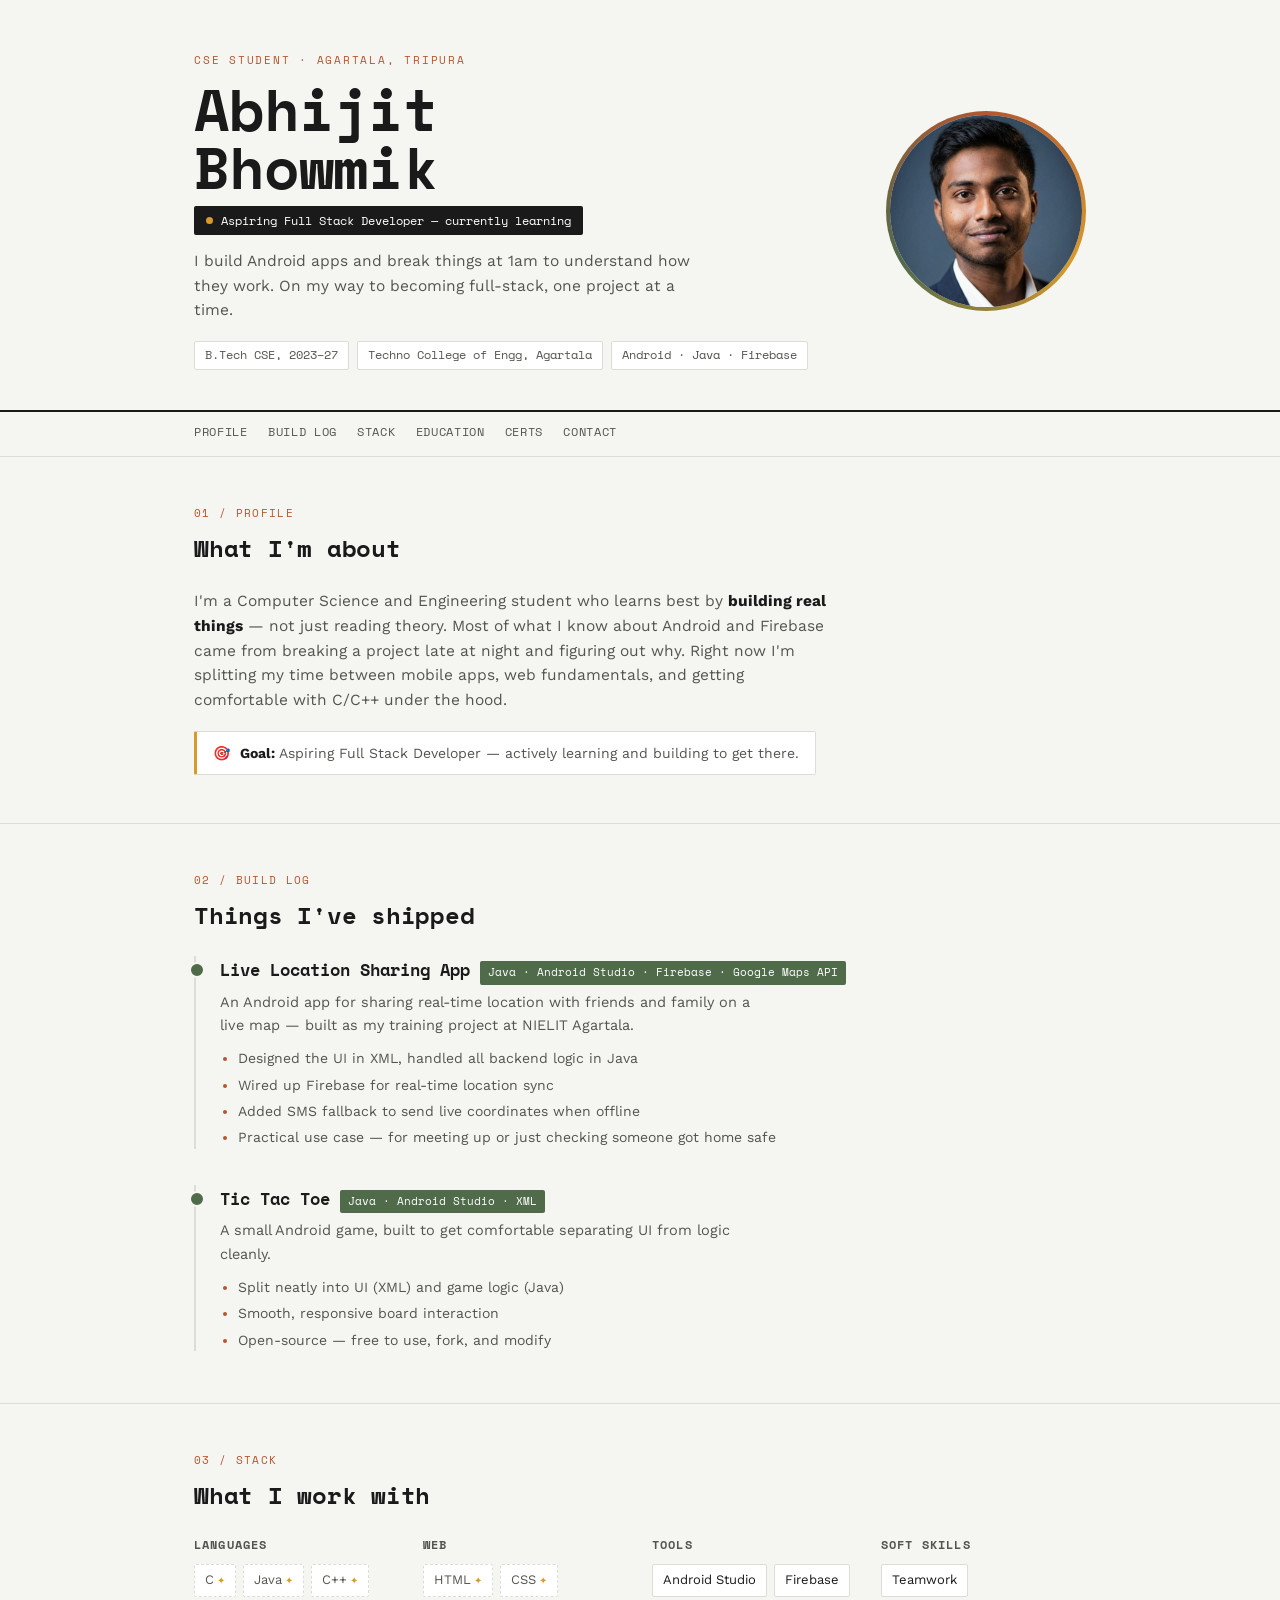
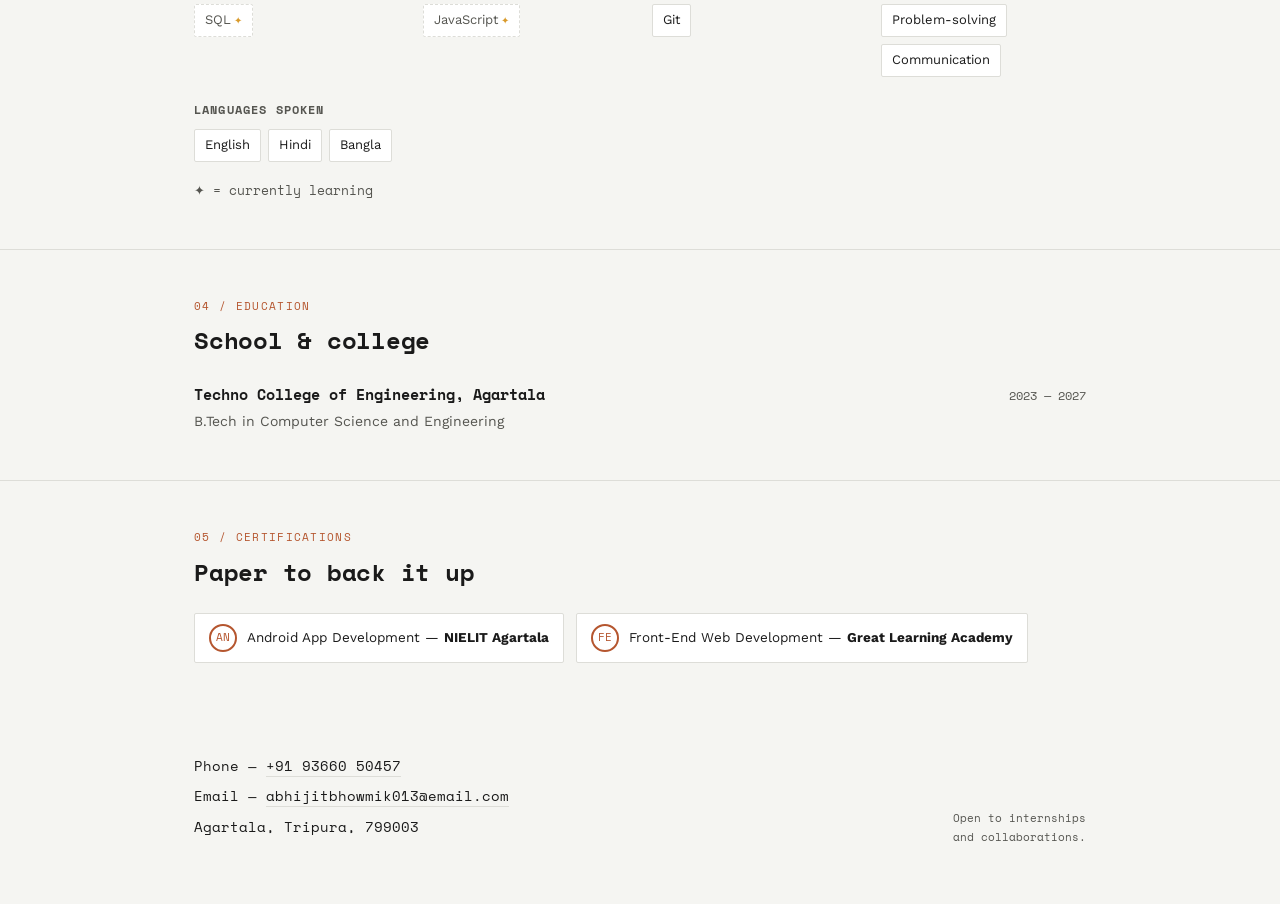
<file: index.html>
<!DOCTYPE html>
<html lang="en">
<head>
<meta charset="UTF-8">
<meta name="viewport" content="width=device-width, initial-scale=1.0">
<title>Abhijit Bhowmik</title>
<link rel="preconnect" href="https://fonts.googleapis.com">
<link href="https://fonts.googleapis.com/css2?family=Space+Mono:wght@400;700&family=Work+Sans:wght@400;500;600&display=swap" rel="stylesheet">
<link rel="stylesheet" href="style.css">
</head>
<body>

<header class="hero">
  <div class="wrap hero-inner">
    <div class="hero-text">
      <p class="eyebrow">CSE student · Agartala, Tripura</p>
      <h1 class="name">Abhijit<br>Bhowmik</h1>
      <div class="role-badge">
        <span class="dot"></span>
        Aspiring Full Stack Developer — currently learning
      </div>
      <p class="role-line">I build Android apps and break things at 1am to understand how they work. On my way to becoming full-stack, one project at a time.</p>
      <div class="meta-row">
        <span>B.Tech CSE, 2023–27</span>
        <span>Techno College of Engg, Agartala</span>
        <span>Android · Java · Firebase</span>
      </div>
    </div>
    <div class="photo-wrap">
      <div class="photo-ring">
        <div class="photo-inner">
          <img src="photo.jpg" alt="Abhijit Bhowmik">
        </div>
      </div>
    </div>
  </div>
</header>

<nav class="toc">
  <div class="wrap">
    <a href="#profile">Profile</a>
    <a href="#log">Build log</a>
    <a href="#stack">Stack</a>
    <a href="#education">Education</a>
    <a href="#certs">Certs</a>
    <a href="#contact">Contact</a>
  </div>
</nav>

<section id="profile">
  <div class="wrap">
    <span class="tag-num">01 / Profile</span>
    <h2>What I'm about</h2>
    <p class="profile-text">I'm a Computer Science and Engineering student who learns best by <strong>building real things</strong> — not just reading theory. Most of what I know about Android and Firebase came from breaking a project late at night and figuring out why. Right now I'm splitting my time between mobile apps, web fundamentals, and getting comfortable with C/C++ under the hood.</p>
    <div class="learning-banner">
      <span>🎯</span>
      <span><strong>Goal:</strong> Aspiring Full Stack Developer — actively learning and building to get there.</span>
    </div>
  </div>
</section>

<section id="log">
  <div class="wrap">
    <span class="tag-num">02 / Build log</span>
    <h2>Things I've shipped</h2>

    <div class="log-entry">
      <div class="log-head">
        <span class="log-title">Live Location Sharing App</span>
        <span class="log-tools">Java · Android Studio · Firebase · Google Maps API</span>
      </div>
      <p class="log-desc">An Android app for sharing real-time location with friends and family on a live map — built as my training project at NIELIT Agartala.</p>
      <ul class="log-bullets">
        <li>Designed the UI in XML, handled all backend logic in Java</li>
        <li>Wired up Firebase for real-time location sync</li>
        <li>Added SMS fallback to send live coordinates when offline</li>
        <li>Practical use case — for meeting up or just checking someone got home safe</li>
      </ul>
    </div>

    <div class="log-entry">
      <div class="log-head">
        <span class="log-title">Tic Tac Toe</span>
        <span class="log-tools">Java · Android Studio · XML</span>
      </div>
      <p class="log-desc">A small Android game, built to get comfortable separating UI from logic cleanly.</p>
      <ul class="log-bullets">
        <li>Split neatly into UI (XML) and game logic (Java)</li>
        <li>Smooth, responsive board interaction</li>
        <li>Open-source — free to use, fork, and modify</li>
      </ul>
    </div>

  </div>
</section>

<section id="stack">
  <div class="wrap">
    <span class="tag-num">03 / Stack</span>
    <h2>What I work with</h2>
    <div class="skill-groups">
      <div class="skill-group">
        <h3>Languages</h3>
        <div class="chip-row">
          <span class="chip learning">C</span>
          <span class="chip learning">Java</span>
          <span class="chip learning">C++</span>
          <span class="chip learning">SQL</span>
        </div>
      </div>
      <div class="skill-group">
        <h3>Web</h3>
        <div class="chip-row">
          <span class="chip learning">HTML</span>
          <span class="chip learning">CSS</span>
          <span class="chip learning">JavaScript</span>
        </div>
      </div>
      <div class="skill-group">
        <h3>Tools</h3>
        <div class="chip-row">
          <span class="chip">Android Studio</span>
          <span class="chip">Firebase</span>
          <span class="chip">Git</span>
        </div>
      </div>
      <div class="skill-group">
        <h3>Soft skills</h3>
        <div class="chip-row">
          <span class="chip">Teamwork</span>
          <span class="chip">Problem-solving</span>
          <span class="chip">Communication</span>
        </div>
      </div>
      <div class="skill-group">
        <h3>Languages spoken</h3>
        <div class="chip-row">
          <span class="chip">English</span>
          <span class="chip">Hindi</span>
          <span class="chip">Bangla</span>
        </div>
      </div>
    </div>
    <p style="margin-top:18px; font-size:13px; color:var(--ink-soft); font-family:'Space Mono',monospace;">✦ = currently learning</p>
  </div>
</section>

<section id="education">
  <div class="wrap">
    <span class="tag-num">04 / Education</span>
    <h2>School &amp; college</h2>

    <div class="edu-block">
      <div class="edu-top">
        <span class="edu-school">Techno College of Engineering, Agartala</span>
        <span class="edu-years">2023 — 2027</span>
      </div>
      <p class="edu-detail">B.Tech in Computer Science and Engineering</p>
    </div>

  </div>
</section>

<section id="certs">
  <div class="wrap">
    <span class="tag-num">05 / Certifications</span>
    <h2>Paper to back it up</h2>
    <div class="cert-list">
      <div class="cert">
        <span class="stamp">AN</span>
        <span>Android App Development — <strong>NIELIT Agartala</strong></span>
      </div>
      <div class="cert">
        <span class="stamp">FE</span>
        <span>Front-End Web Development — <strong>Great Learning Academy</strong></span>
      </div>
    </div>
  </div>
</section>

<footer id="contact">
  <div class="wrap contact-grid">
    <div class="contact-list">
      <div>Phone — <a href="tel:+919366050457">+91 93660 50457</a></div>
      <div>Email — <a href="mailto:abhijitbhowmik013@email.com">abhijitbhowmik013@email.com</a></div>
      <div>Agartala, Tripura, 799003</div>
    </div>
    <div class="sign">Open to internships<br>and collaborations.</div>
  </div>
</footer>

</body>
</html>
</file>
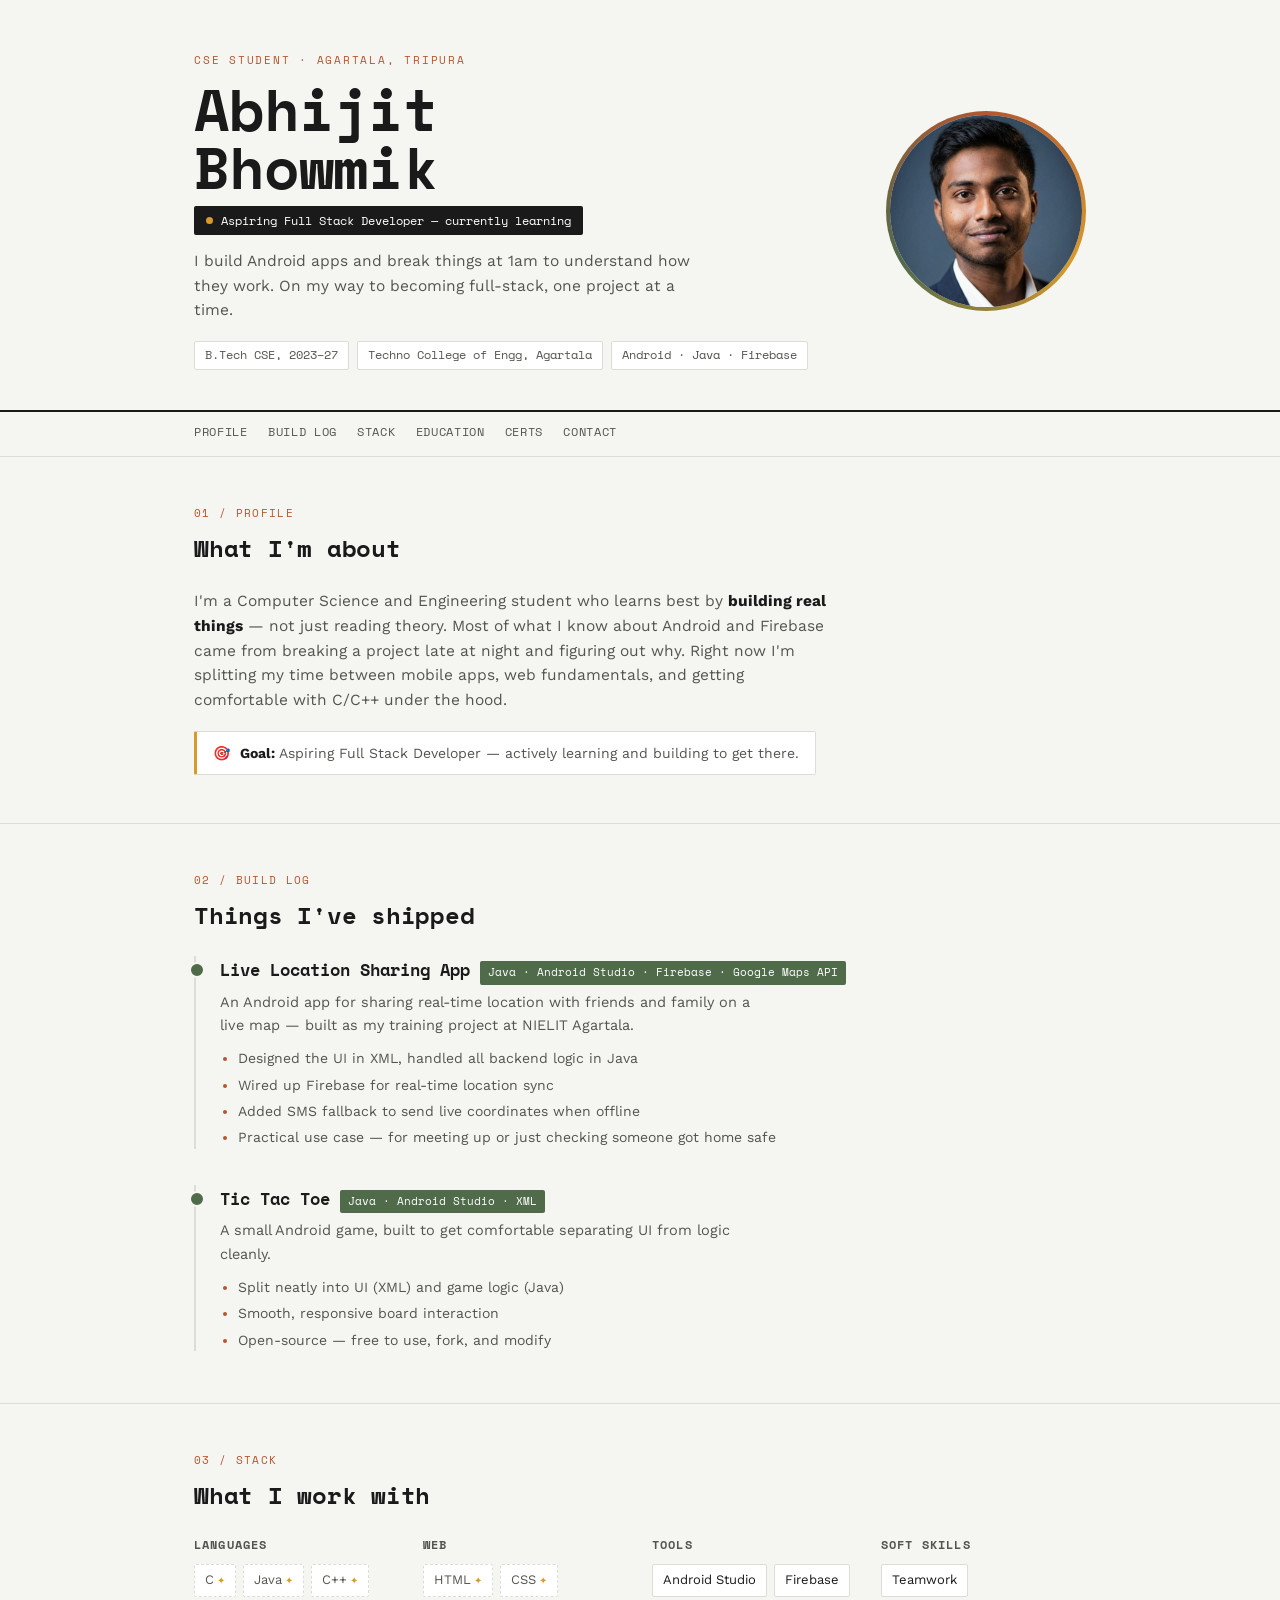
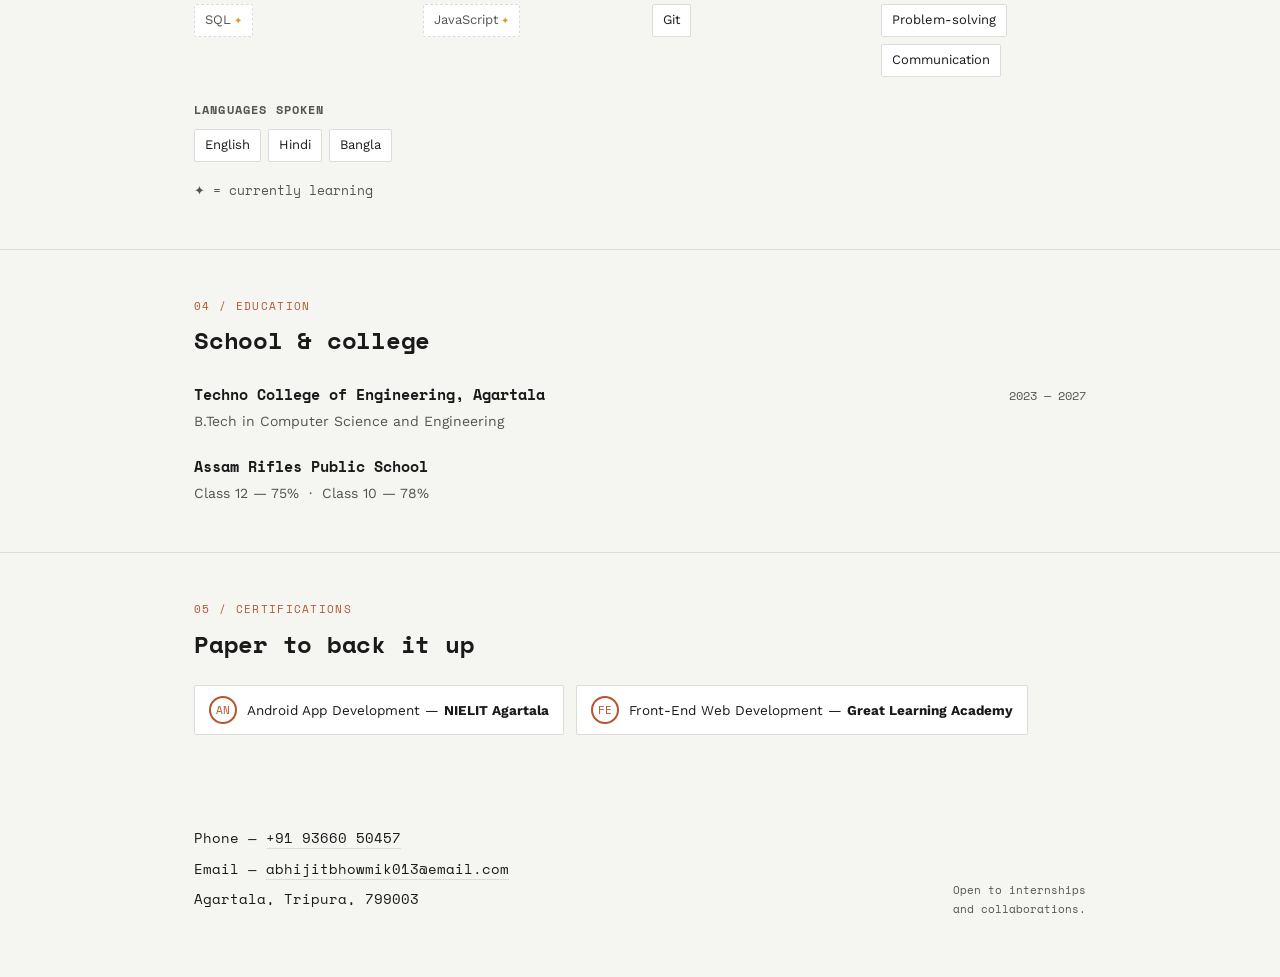
<file: portfolio.html>
<!DOCTYPE html>
<html lang="en">
<head>
<meta charset="UTF-8">
<meta name="viewport" content="width=device-width, initial-scale=1.0">
<title>Abhijit Bhowmik</title>
<link rel="preconnect" href="https://fonts.googleapis.com">
<link href="https://fonts.googleapis.com/css2?family=Space+Mono:wght@400;700&family=Work+Sans:wght@400;500;600&display=swap" rel="stylesheet">
<style>

:root{
  --bg:#f5f5f2;
  --paper-line:#ddddd8;
  --ink:#1a1a1a;
  --ink-soft:#555550;
  --rust:#b5562f;
  --moss:#4f6b4a;
  --mustard:#d99a2b;
  --card:#ffffff;
}

*{box-sizing:border-box; margin:0; padding:0;}
html{scroll-behavior:smooth;}

body{
  background:var(--bg);
  color:var(--ink);
  font-family:'Work Sans', sans-serif;
  line-height:1.6;
}

::selection{background:var(--mustard); color:#fff;}
a{color:inherit;}

.wrap{
  max-width:940px;
  margin:0 auto;
  padding:0 24px;
}

/* ── HERO ── */

header.hero{
  padding:52px 0 40px;
  border-bottom:2px solid var(--ink);
}

.hero-inner{
  display:flex;
  align-items:center;
  justify-content:space-between;
  gap:40px;
}

.hero-text{ flex:1 1 0; min-width:0; }

.eyebrow{
  font-family:'Space Mono', monospace;
  font-size:11px;
  letter-spacing:.16em;
  text-transform:uppercase;
  color:var(--rust);
  margin-bottom:10px;
}

h1.name{
  font-family:'Space Mono', monospace;
  font-weight:700;
  font-size:clamp(32px, 5.5vw, 58px);
  line-height:1;
  letter-spacing:-0.02em;
  margin-bottom:10px;
}

.role-badge{
  display:inline-flex;
  align-items:center;
  gap:8px;
  font-family:'Space Mono', monospace;
  font-size:12px;
  background:var(--ink);
  color:#fff;
  padding:5px 12px;
  border-radius:2px;
  margin-bottom:14px;
}

.role-badge .dot{
  width:7px; height:7px;
  background:var(--mustard);
  border-radius:50%;
  animation:pulse 2s infinite;
}

@keyframes pulse{
  0%,100%{opacity:1;}
  50%{opacity:0.3;}
}

.role-line{
  font-size:15.5px;
  color:var(--ink-soft);
  max-width:50ch;
  margin-bottom:18px;
}

.meta-row{
  display:flex;
  flex-wrap:wrap;
  gap:8px;
  font-family:'Space Mono', monospace;
  font-size:11.5px;
  color:var(--ink-soft);
}

.meta-row span{
  border:1px solid var(--paper-line);
  background:var(--card);
  padding:4px 10px;
  border-radius:2px;
}

/* ── PHOTO ── */

.photo-wrap{
  flex:0 0 auto;
  display:flex;
  align-items:center;
  justify-content:center;
}

.photo-ring{
  width:clamp(140px, 18vw, 200px);
  height:clamp(140px, 18vw, 200px);
  border-radius:50%;
  padding:4px;
  background: conic-gradient(var(--rust) 0deg, var(--mustard) 120deg, var(--moss) 240deg, var(--rust) 360deg);
  animation: spin 10s linear infinite;
}

@keyframes spin{
  to{transform:rotate(360deg);}
}

.photo-inner{
  width:100%;
  height:100%;
  border-radius:50%;
  overflow:hidden;
  background:var(--bg);
  animation: spin-reverse 10s linear infinite;
}

@keyframes spin-reverse{
  to{transform:rotate(-360deg);}
}

.photo-inner img{
  width:100%;
  height:100%;
  object-fit:cover;
  object-position:50% 28%;
  display:block;
}

/* ── NAV ── */

nav.toc{
  position:sticky;
  top:0;
  background:var(--bg);
  border-bottom:1px solid var(--paper-line);
  z-index:10;
  padding:11px 0;
}
nav.toc .wrap{
  display:flex;
  gap:20px;
  flex-wrap:wrap;
  font-family:'Space Mono', monospace;
  font-size:11.5px;
  letter-spacing:.06em;
  text-transform:uppercase;
}
nav.toc a{
  text-decoration:none;
  color:var(--ink-soft);
  border-bottom:2px solid transparent;
  padding-bottom:2px;
  white-space:nowrap;
}
nav.toc a:hover{color:var(--ink); border-bottom-color:var(--rust);}

/* ── SECTIONS ── */

section{
  padding:48px 0;
  border-bottom:1px solid var(--paper-line);
}
section:last-of-type{border-bottom:none;}

.tag-num{
  font-family:'Space Mono', monospace;
  font-size:11px;
  color:var(--rust);
  letter-spacing:.12em;
  text-transform:uppercase;
  display:block;
  margin-bottom:6px;
}

h2{
  font-family:'Space Mono', monospace;
  font-size:24px;
  margin-bottom:22px;
  letter-spacing:-0.01em;
}

/* profile */
.profile-text{
  max-width:64ch;
  font-size:15.5px;
  color:var(--ink-soft);
}
.profile-text strong{color:var(--ink);}

.learning-banner{
  margin-top:18px;
  display:inline-flex;
  align-items:center;
  gap:10px;
  background:var(--card);
  border:1px solid var(--paper-line);
  border-left:3px solid var(--mustard);
  padding:10px 16px;
  border-radius:2px;
  font-size:14px;
  color:var(--ink-soft);
}
.learning-banner strong{color:var(--ink);}

/* build log */
.log-entry{
  position:relative;
  padding-left:24px;
  margin-bottom:36px;
  border-left:2px solid var(--paper-line);
}
.log-entry:last-child{margin-bottom:0;}
.log-entry::before{
  content:"";
  position:absolute;
  left:-7px; top:6px;
  width:12px; height:12px;
  background:var(--moss);
  border:2px solid var(--bg);
  border-radius:50%;
}

.log-head{
  display:flex;
  flex-wrap:wrap;
  align-items:baseline;
  gap:10px;
  margin-bottom:6px;
}
.log-title{
  font-family:'Space Mono', monospace;
  font-weight:700;
  font-size:17px;
}
.log-tools{
  font-family:'Space Mono', monospace;
  font-size:11px;
  color:#fff;
  background:var(--moss);
  padding:3px 8px;
  border-radius:2px;
}
.log-desc{
  color:var(--ink-soft);
  font-size:14.5px;
  margin:4px 0 10px;
  max-width:60ch;
}
ul.log-bullets{
  padding-left:18px;
  color:var(--ink-soft);
  font-size:14px;
}
ul.log-bullets li{margin-bottom:4px;}
ul.log-bullets li::marker{color:var(--rust);}

/* skills */
.skill-groups{
  display:grid;
  grid-template-columns:repeat(auto-fit,minmax(190px,1fr));
  gap:24px;
}
.skill-group h3{
  font-family:'Space Mono', monospace;
  font-size:11.5px;
  text-transform:uppercase;
  letter-spacing:.1em;
  color:var(--ink-soft);
  margin-bottom:10px;
}
.chip-row{display:flex; flex-wrap:wrap; gap:7px;}
.chip{
  font-size:13px;
  background:var(--card);
  border:1px solid var(--paper-line);
  padding:5px 10px;
  border-radius:2px;
}
.chip.learning{border-style:dashed; color:var(--ink-soft);}
.chip.learning::after{
  content:" ✦";
  font-size:10px;
  color:var(--mustard);
}

/* education */
.edu-block{margin-bottom:22px;}
.edu-block:last-child{margin-bottom:0;}
.edu-top{
  display:flex;
  justify-content:space-between;
  align-items:baseline;
  flex-wrap:wrap;
  gap:8px;
}
.edu-school{
  font-family:'Space Mono', monospace;
  font-weight:700;
  font-size:15px;
}
.edu-years{
  font-family:'Space Mono', monospace;
  font-size:11.5px;
  color:var(--ink-soft);
}
.edu-detail{color:var(--ink-soft); font-size:14px; margin-top:4px;}

/* certs */
.cert-list{display:flex; flex-wrap:wrap; gap:12px;}
.cert{
  display:flex;
  align-items:center;
  gap:10px;
  background:var(--card);
  border:1px solid var(--paper-line);
  padding:10px 14px;
  border-radius:2px;
  font-size:13.5px;
}
.cert .stamp{
  width:28px; height:28px;
  border-radius:50%;
  border:2px solid var(--rust);
  display:flex; align-items:center; justify-content:center;
  font-family:'Space Mono', monospace;
  font-size:11px;
  color:var(--rust);
  flex:0 0 auto;
}

/* footer */
footer{padding:44px 0 58px;}
.contact-grid{
  display:flex;
  flex-wrap:wrap;
  gap:28px;
  align-items:flex-end;
  justify-content:space-between;
}
.contact-list{
  font-family:'Space Mono', monospace;
  font-size:14px;
}
.contact-list div{margin-bottom:8px;}
.contact-list a{text-decoration:none; border-bottom:1px solid var(--paper-line);}
.contact-list a:hover{border-bottom-color:var(--rust);}
.sign{
  font-family:'Space Mono', monospace;
  font-size:11px;
  color:var(--ink-soft);
  text-align:right;
  line-height:1.7;
}

/* ── RESPONSIVE ── */

/* tablet */
@media (max-width:768px){
  .hero-inner{ flex-direction:column-reverse; align-items:flex-start; gap:28px; }
  .photo-wrap{ align-self:center; }
  .photo-ring{ width:160px; height:160px; }
  h1.name{ font-size:clamp(30px, 8vw, 44px); }
}

/* phone */
@media (max-width:480px){
  .wrap{ padding:0 16px; }
  header.hero{ padding:36px 0 28px; }
  .hero-inner{ gap:22px; }
  .photo-ring{ width:130px; height:130px; }
  h1.name{ font-size:28px; }
  nav.toc .wrap{ gap:12px; }
  h2{ font-size:20px; }
  .skill-groups{ grid-template-columns:1fr 1fr; }
  .contact-grid{ flex-direction:column; align-items:flex-start; }
  .sign{ text-align:left; }
}

@media (prefers-reduced-motion:reduce){
  html{scroll-behavior:auto;}
  .photo-ring,.photo-inner{ animation:none; }
  .role-badge .dot{ animation:none; }
}
</style>
</head>
<body>

<header class="hero">
  <div class="wrap hero-inner">
    <div class="hero-text">
      <p class="eyebrow">CSE student · Agartala, Tripura</p>
      <h1 class="name">Abhijit<br>Bhowmik</h1>
      <div class="role-badge">
        <span class="dot"></span>
        Aspiring Full Stack Developer — currently learning
      </div>
      <p class="role-line">I build Android apps and break things at 1am to understand how they work. On my way to becoming full-stack, one project at a time.</p>
      <div class="meta-row">
        <span>B.Tech CSE, 2023–27</span>
        <span>Techno College of Engg, Agartala</span>
        <span>Android · Java · Firebase</span>
      </div>
    </div>
    <div class="photo-wrap">
      <div class="photo-ring">
        <div class="photo-inner">
          <img src="[data-uri]" alt="Abhijit Bhowmik">
        </div>
      </div>
    </div>
  </div>
</header>

<nav class="toc">
  <div class="wrap">
    <a href="#profile">Profile</a>
    <a href="#log">Build log</a>
    <a href="#stack">Stack</a>
    <a href="#education">Education</a>
    <a href="#certs">Certs</a>
    <a href="#contact">Contact</a>
  </div>
</nav>

<section id="profile">
  <div class="wrap">
    <span class="tag-num">01 / Profile</span>
    <h2>What I'm about</h2>
    <p class="profile-text">I'm a Computer Science and Engineering student who learns best by <strong>building real things</strong> — not just reading theory. Most of what I know about Android and Firebase came from breaking a project late at night and figuring out why. Right now I'm splitting my time between mobile apps, web fundamentals, and getting comfortable with C/C++ under the hood.</p>
    <div class="learning-banner">
      <span>🎯</span>
      <span><strong>Goal:</strong> Aspiring Full Stack Developer — actively learning and building to get there.</span>
    </div>
  </div>
</section>

<section id="log">
  <div class="wrap">
    <span class="tag-num">02 / Build log</span>
    <h2>Things I've shipped</h2>

    <div class="log-entry">
      <div class="log-head">
        <span class="log-title">Live Location Sharing App</span>
        <span class="log-tools">Java · Android Studio · Firebase · Google Maps API</span>
      </div>
      <p class="log-desc">An Android app for sharing real-time location with friends and family on a live map — built as my training project at NIELIT Agartala.</p>
      <ul class="log-bullets">
        <li>Designed the UI in XML, handled all backend logic in Java</li>
        <li>Wired up Firebase for real-time location sync</li>
        <li>Added SMS fallback to send live coordinates when offline</li>
        <li>Practical use case — for meeting up or just checking someone got home safe</li>
      </ul>
    </div>

    <div class="log-entry">
      <div class="log-head">
        <span class="log-title">Tic Tac Toe</span>
        <span class="log-tools">Java · Android Studio · XML</span>
      </div>
      <p class="log-desc">A small Android game, built to get comfortable separating UI from logic cleanly.</p>
      <ul class="log-bullets">
        <li>Split neatly into UI (XML) and game logic (Java)</li>
        <li>Smooth, responsive board interaction</li>
        <li>Open-source — free to use, fork, and modify</li>
      </ul>
    </div>

  </div>
</section>

<section id="stack">
  <div class="wrap">
    <span class="tag-num">03 / Stack</span>
    <h2>What I work with</h2>
    <div class="skill-groups">
      <div class="skill-group">
        <h3>Languages</h3>
        <div class="chip-row">
          <span class="chip learning">C</span>
          <span class="chip learning">Java</span>
          <span class="chip learning">C++</span>
          <span class="chip learning">SQL</span>
        </div>
      </div>
      <div class="skill-group">
        <h3>Web</h3>
        <div class="chip-row">
          <span class="chip learning">HTML</span>
          <span class="chip learning">CSS</span>
          <span class="chip learning">JavaScript</span>
        </div>
      </div>
      <div class="skill-group">
        <h3>Tools</h3>
        <div class="chip-row">
          <span class="chip">Android Studio</span>
          <span class="chip">Firebase</span>
          <span class="chip">Git</span>
        </div>
      </div>
      <div class="skill-group">
        <h3>Soft skills</h3>
        <div class="chip-row">
          <span class="chip">Teamwork</span>
          <span class="chip">Problem-solving</span>
          <span class="chip">Communication</span>
        </div>
      </div>
      <div class="skill-group">
        <h3>Languages spoken</h3>
        <div class="chip-row">
          <span class="chip">English</span>
          <span class="chip">Hindi</span>
          <span class="chip">Bangla</span>
        </div>
      </div>
    </div>
    <p style="margin-top:18px; font-size:13px; color:var(--ink-soft); font-family:'Space Mono',monospace;">✦ = currently learning</p>
  </div>
</section>

<section id="education">
  <div class="wrap">
    <span class="tag-num">04 / Education</span>
    <h2>School &amp; college</h2>

    <div class="edu-block">
      <div class="edu-top">
        <span class="edu-school">Techno College of Engineering, Agartala</span>
        <span class="edu-years">2023 — 2027</span>
      </div>
      <p class="edu-detail">B.Tech in Computer Science and Engineering</p>
    </div>

    <div class="edu-block">
      <div class="edu-top">
        <span class="edu-school">Assam Rifles Public School</span>
      </div>
      <p class="edu-detail">Class 12 — 75% &nbsp;·&nbsp; Class 10 — 78%</p>
    </div>
  </div>
</section>

<section id="certs">
  <div class="wrap">
    <span class="tag-num">05 / Certifications</span>
    <h2>Paper to back it up</h2>
    <div class="cert-list">
      <div class="cert">
        <span class="stamp">AN</span>
        <span>Android App Development — <strong>NIELIT Agartala</strong></span>
      </div>
      <div class="cert">
        <span class="stamp">FE</span>
        <span>Front-End Web Development — <strong>Great Learning Academy</strong></span>
      </div>
    </div>
  </div>
</section>

<footer id="contact">
  <div class="wrap contact-grid">
    <div class="contact-list">
      <div>Phone — <a href="tel:+919366050457">+91 93660 50457</a></div>
      <div>Email — <a href="mailto:abhijitbhowmik013@email.com">abhijitbhowmik013@email.com</a></div>
      <div>Agartala, Tripura, 799003</div>
    </div>
    <div class="sign">Open to internships<br>and collaborations.</div>
  </div>
</footer>

</body>
</html>
</file>
<file: style.css>
:root{
  --bg:#f5f5f2;
  --paper-line:#ddddd8;
  --ink:#1a1a1a;
  --ink-soft:#555550;
  --rust:#b5562f;
  --moss:#4f6b4a;
  --mustard:#d99a2b;
  --card:#ffffff;
}

*{box-sizing:border-box; margin:0; padding:0;}
html{scroll-behavior:smooth;}

body{
  background:var(--bg);
  color:var(--ink);
  font-family:'Work Sans', sans-serif;
  line-height:1.6;
}

::selection{background:var(--mustard); color:#fff;}
a{color:inherit;}

.wrap{
  max-width:940px;
  margin:0 auto;
  padding:0 24px;
}

/* ── HERO ── */

header.hero{
  padding:52px 0 40px;
  border-bottom:2px solid var(--ink);
}

.hero-inner{
  display:flex;
  align-items:center;
  justify-content:space-between;
  gap:40px;
}

.hero-text{ flex:1 1 0; min-width:0; }

.eyebrow{
  font-family:'Space Mono', monospace;
  font-size:11px;
  letter-spacing:.16em;
  text-transform:uppercase;
  color:var(--rust);
  margin-bottom:10px;
}

h1.name{
  font-family:'Space Mono', monospace;
  font-weight:700;
  font-size:clamp(32px, 5.5vw, 58px);
  line-height:1;
  letter-spacing:-0.02em;
  margin-bottom:10px;
}

.role-badge{
  display:inline-flex;
  align-items:center;
  gap:8px;
  font-family:'Space Mono', monospace;
  font-size:12px;
  background:var(--ink);
  color:#fff;
  padding:5px 12px;
  border-radius:2px;
  margin-bottom:14px;
}

.role-badge .dot{
  width:7px; height:7px;
  background:var(--mustard);
  border-radius:50%;
  animation:pulse 2s infinite;
}

@keyframes pulse{
  0%,100%{opacity:1;}
  50%{opacity:0.3;}
}

.role-line{
  font-size:15.5px;
  color:var(--ink-soft);
  max-width:50ch;
  margin-bottom:18px;
}

.meta-row{
  display:flex;
  flex-wrap:wrap;
  gap:8px;
  font-family:'Space Mono', monospace;
  font-size:11.5px;
  color:var(--ink-soft);
}

.meta-row span{
  border:1px solid var(--paper-line);
  background:var(--card);
  padding:4px 10px;
  border-radius:2px;
}

/* ── PHOTO ── */

.photo-wrap{
  flex:0 0 auto;
  display:flex;
  align-items:center;
  justify-content:center;
}

.photo-ring{
  width:clamp(140px, 18vw, 200px);
  height:clamp(140px, 18vw, 200px);
  border-radius:50%;
  padding:4px;
  background: conic-gradient(var(--rust) 0deg, var(--mustard) 120deg, var(--moss) 240deg, var(--rust) 360deg);
  animation: spin 10s linear infinite;
}

@keyframes spin{
  to{transform:rotate(360deg);}
}

.photo-inner{
  width:100%;
  height:100%;
  border-radius:50%;
  overflow:hidden;
  background:var(--bg);
  animation: spin-reverse 10s linear infinite;
}

@keyframes spin-reverse{
  to{transform:rotate(-360deg);}
}

.photo-inner img{
  width:100%;
  height:100%;
  object-fit:cover;
  object-position:50% 28%;
  display:block;
}

/* ── NAV ── */

nav.toc{
  position:sticky;
  top:0;
  background:var(--bg);
  border-bottom:1px solid var(--paper-line);
  z-index:10;
  padding:11px 0;
}
nav.toc .wrap{
  display:flex;
  gap:20px;
  flex-wrap:wrap;
  font-family:'Space Mono', monospace;
  font-size:11.5px;
  letter-spacing:.06em;
  text-transform:uppercase;
}
nav.toc a{
  text-decoration:none;
  color:var(--ink-soft);
  border-bottom:2px solid transparent;
  padding-bottom:2px;
  white-space:nowrap;
}
nav.toc a:hover{color:var(--ink); border-bottom-color:var(--rust);}

/* ── SECTIONS ── */

section{
  padding:48px 0;
  border-bottom:1px solid var(--paper-line);
}
section:last-of-type{border-bottom:none;}

.tag-num{
  font-family:'Space Mono', monospace;
  font-size:11px;
  color:var(--rust);
  letter-spacing:.12em;
  text-transform:uppercase;
  display:block;
  margin-bottom:6px;
}

h2{
  font-family:'Space Mono', monospace;
  font-size:24px;
  margin-bottom:22px;
  letter-spacing:-0.01em;
}

/* profile */
.profile-text{
  max-width:64ch;
  font-size:15.5px;
  color:var(--ink-soft);
}
.profile-text strong{color:var(--ink);}

.learning-banner{
  margin-top:18px;
  display:inline-flex;
  align-items:center;
  gap:10px;
  background:var(--card);
  border:1px solid var(--paper-line);
  border-left:3px solid var(--mustard);
  padding:10px 16px;
  border-radius:2px;
  font-size:14px;
  color:var(--ink-soft);
}
.learning-banner strong{color:var(--ink);}

/* build log */
.log-entry{
  position:relative;
  padding-left:24px;
  margin-bottom:36px;
  border-left:2px solid var(--paper-line);
}
.log-entry:last-child{margin-bottom:0;}
.log-entry::before{
  content:"";
  position:absolute;
  left:-7px; top:6px;
  width:12px; height:12px;
  background:var(--moss);
  border:2px solid var(--bg);
  border-radius:50%;
}

.log-head{
  display:flex;
  flex-wrap:wrap;
  align-items:baseline;
  gap:10px;
  margin-bottom:6px;
}
.log-title{
  font-family:'Space Mono', monospace;
  font-weight:700;
  font-size:17px;
}
.log-tools{
  font-family:'Space Mono', monospace;
  font-size:11px;
  color:#fff;
  background:var(--moss);
  padding:3px 8px;
  border-radius:2px;
}
.log-desc{
  color:var(--ink-soft);
  font-size:14.5px;
  margin:4px 0 10px;
  max-width:60ch;
}
ul.log-bullets{
  padding-left:18px;
  color:var(--ink-soft);
  font-size:14px;
}
ul.log-bullets li{margin-bottom:4px;}
ul.log-bullets li::marker{color:var(--rust);}

/* skills */
.skill-groups{
  display:grid;
  grid-template-columns:repeat(auto-fit,minmax(190px,1fr));
  gap:24px;
}
.skill-group h3{
  font-family:'Space Mono', monospace;
  font-size:11.5px;
  text-transform:uppercase;
  letter-spacing:.1em;
  color:var(--ink-soft);
  margin-bottom:10px;
}
.chip-row{display:flex; flex-wrap:wrap; gap:7px;}
.chip{
  font-size:13px;
  background:var(--card);
  border:1px solid var(--paper-line);
  padding:5px 10px;
  border-radius:2px;
}
.chip.learning{border-style:dashed; color:var(--ink-soft);}
.chip.learning::after{
  content:" ✦";
  font-size:10px;
  color:var(--mustard);
}

/* education */
.edu-block{margin-bottom:22px;}
.edu-block:last-child{margin-bottom:0;}
.edu-top{
  display:flex;
  justify-content:space-between;
  align-items:baseline;
  flex-wrap:wrap;
  gap:8px;
}
.edu-school{
  font-family:'Space Mono', monospace;
  font-weight:700;
  font-size:15px;
}
.edu-years{
  font-family:'Space Mono', monospace;
  font-size:11.5px;
  color:var(--ink-soft);
}
.edu-detail{color:var(--ink-soft); font-size:14px; margin-top:4px;}

/* certs */
.cert-list{display:flex; flex-wrap:wrap; gap:12px;}
.cert{
  display:flex;
  align-items:center;
  gap:10px;
  background:var(--card);
  border:1px solid var(--paper-line);
  padding:10px 14px;
  border-radius:2px;
  font-size:13.5px;
}
.cert .stamp{
  width:28px; height:28px;
  border-radius:50%;
  border:2px solid var(--rust);
  display:flex; align-items:center; justify-content:center;
  font-family:'Space Mono', monospace;
  font-size:11px;
  color:var(--rust);
  flex:0 0 auto;
}

/* footer */
footer{padding:44px 0 58px;}
.contact-grid{
  display:flex;
  flex-wrap:wrap;
  gap:28px;
  align-items:flex-end;
  justify-content:space-between;
}
.contact-list{
  font-family:'Space Mono', monospace;
  font-size:14px;
}
.contact-list div{margin-bottom:8px;}
.contact-list a{text-decoration:none; border-bottom:1px solid var(--paper-line);}
.contact-list a:hover{border-bottom-color:var(--rust);}
.sign{
  font-family:'Space Mono', monospace;
  font-size:11px;
  color:var(--ink-soft);
  text-align:right;
  line-height:1.7;
}

/* ── RESPONSIVE ── */

/* tablet */
@media (max-width:768px){
  .hero-inner{ flex-direction:column-reverse; align-items:flex-start; gap:28px; }
  .photo-wrap{ align-self:center; }
  .photo-ring{ width:160px; height:160px; }
  h1.name{ font-size:clamp(30px, 8vw, 44px); }
}

/* phone */
@media (max-width:480px){
  .wrap{ padding:0 16px; }
  header.hero{ padding:36px 0 28px; }
  .hero-inner{ gap:22px; }
  .photo-ring{ width:130px; height:130px; }
  h1.name{ font-size:28px; }
  nav.toc .wrap{ gap:12px; }
  h2{ font-size:20px; }
  .skill-groups{ grid-template-columns:1fr 1fr; }
  .contact-grid{ flex-direction:column; align-items:flex-start; }
  .sign{ text-align:left; }
}

@media (prefers-reduced-motion:reduce){
  html{scroll-behavior:auto;}
  .photo-ring,.photo-inner{ animation:none; }
  .role-badge .dot{ animation:none; }
}
</file>
